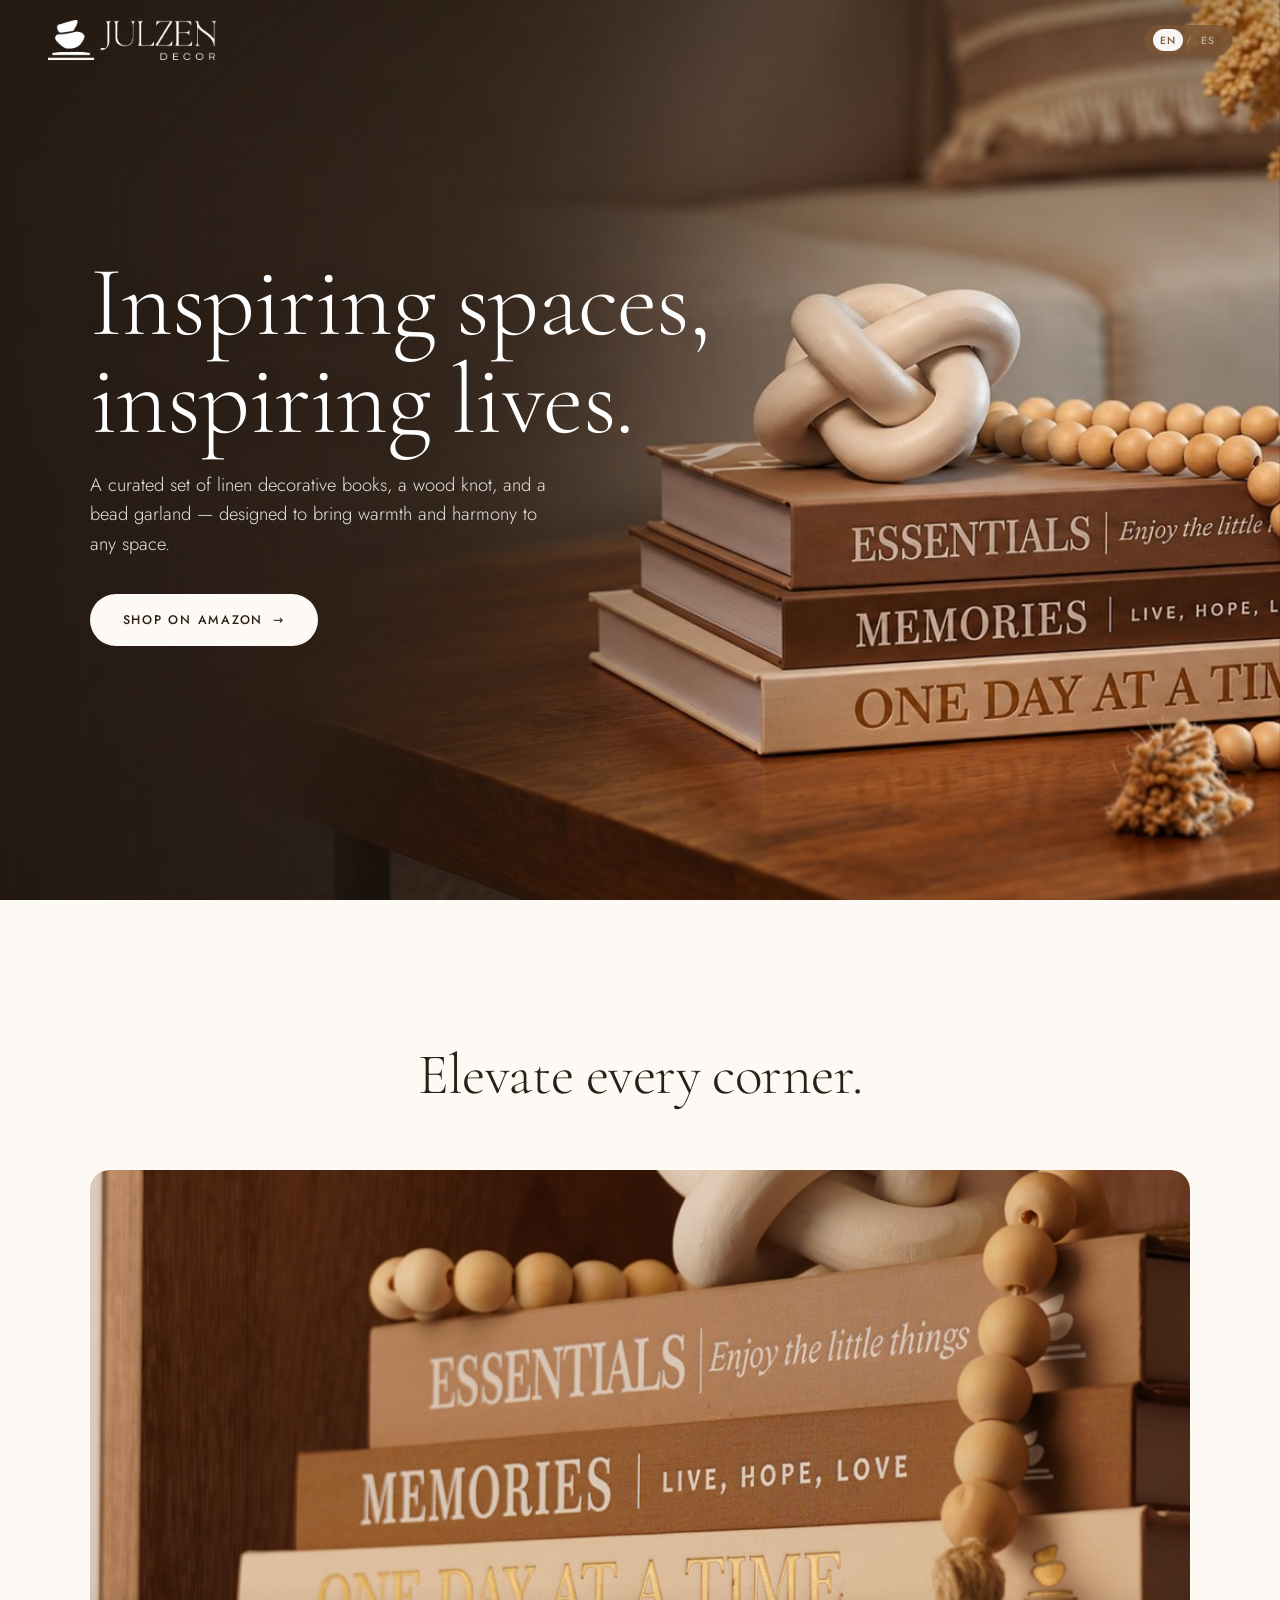
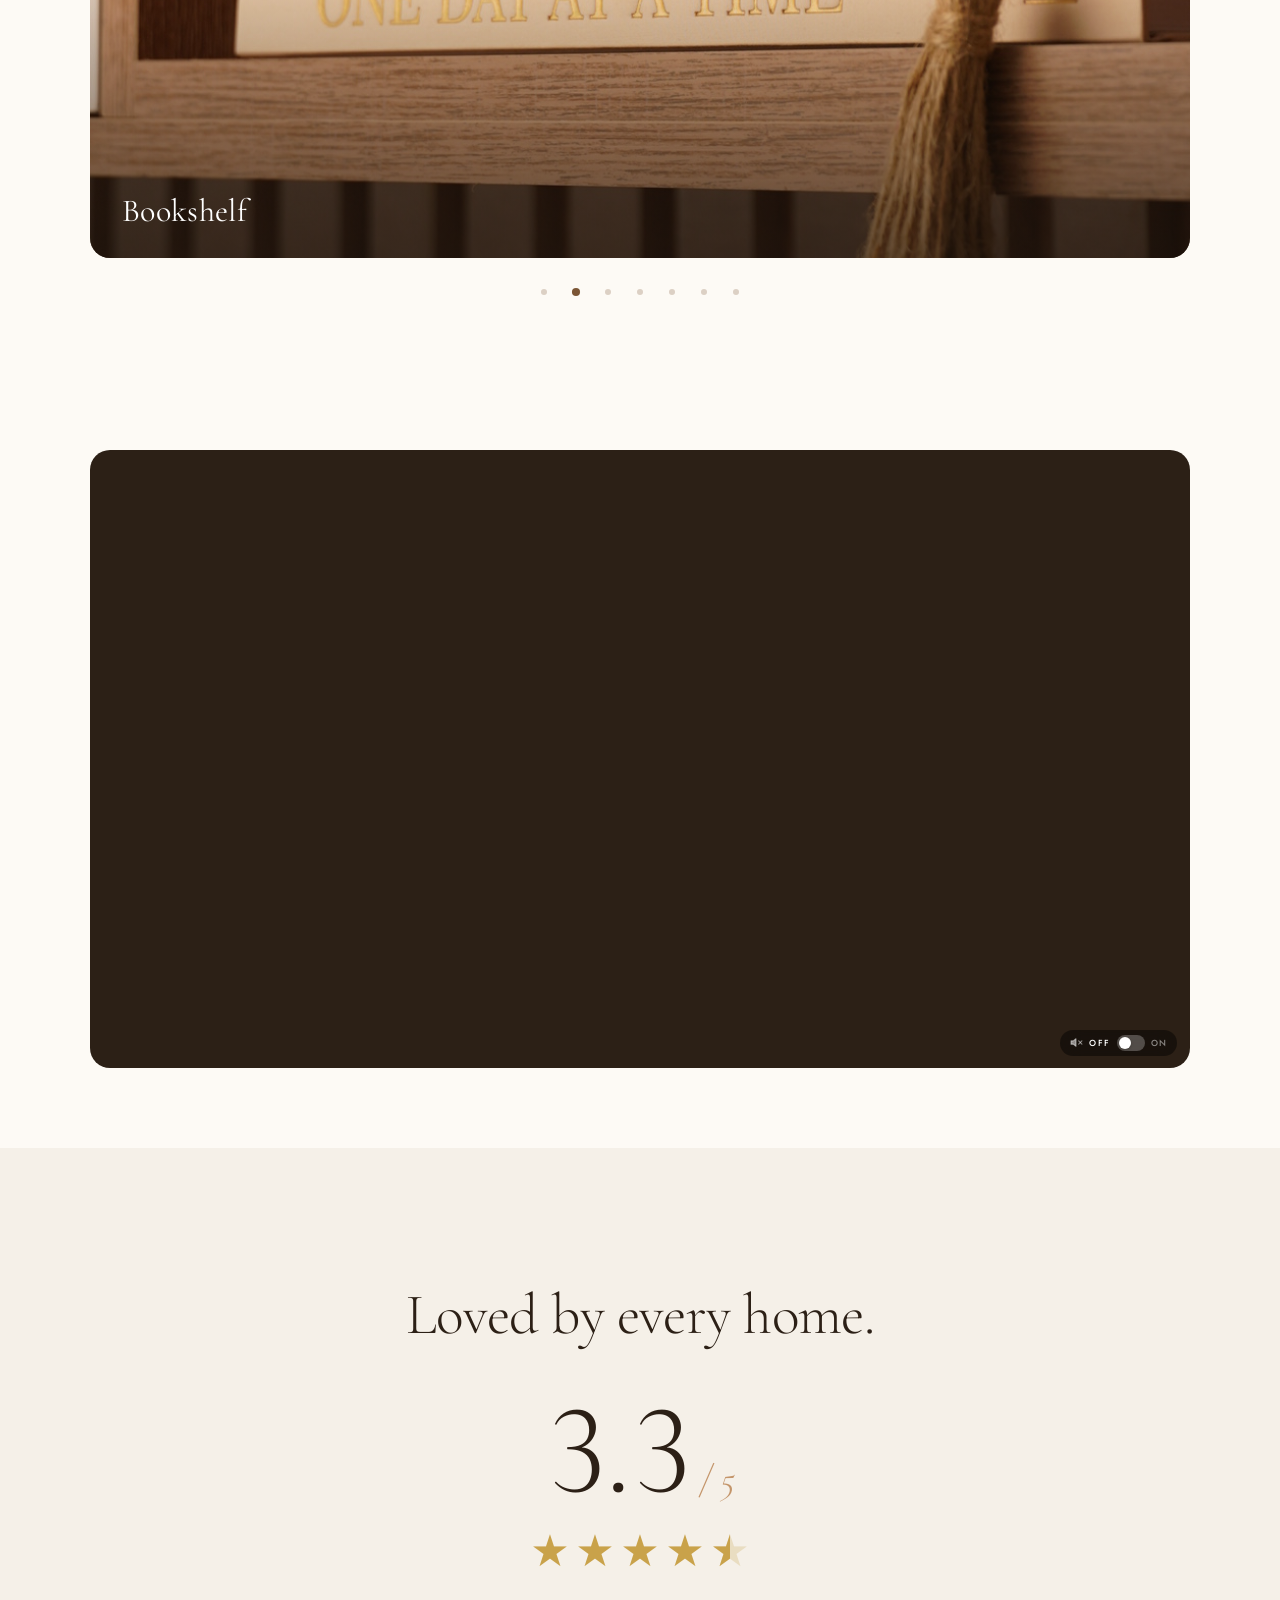
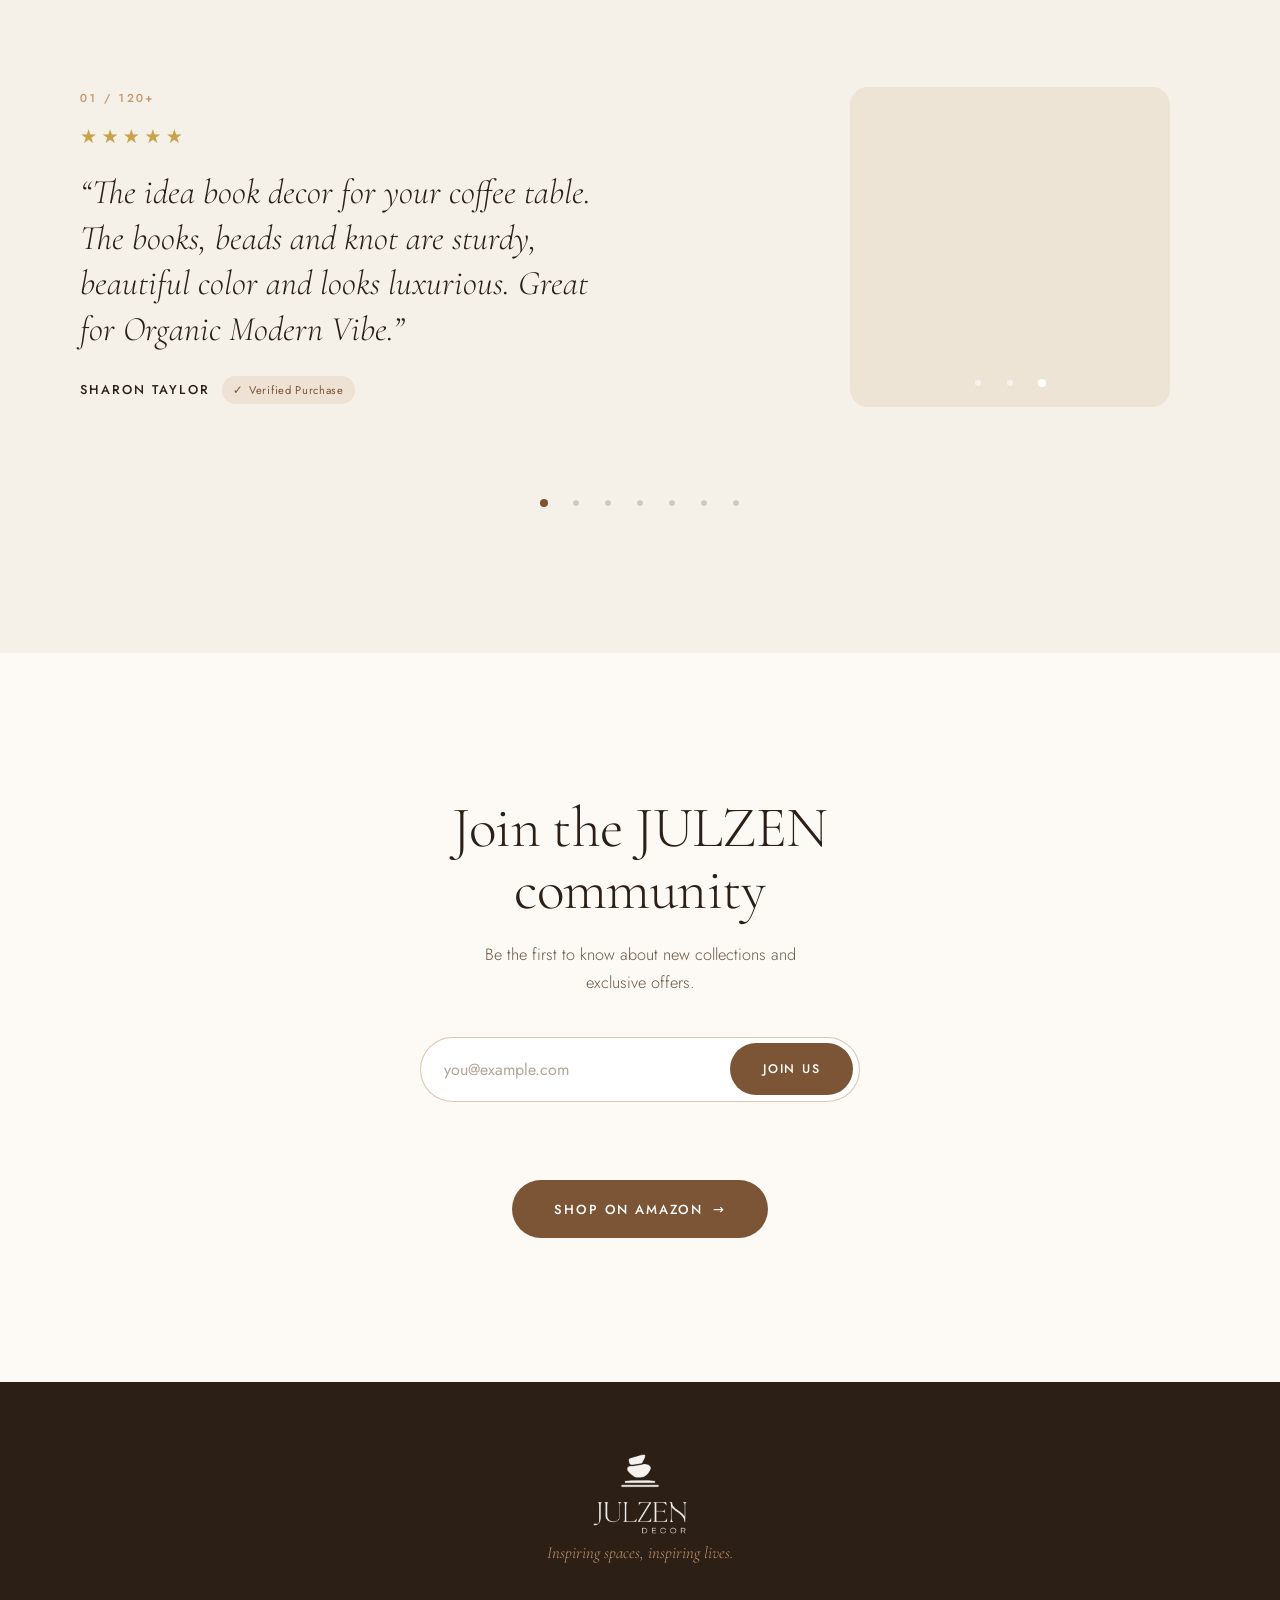
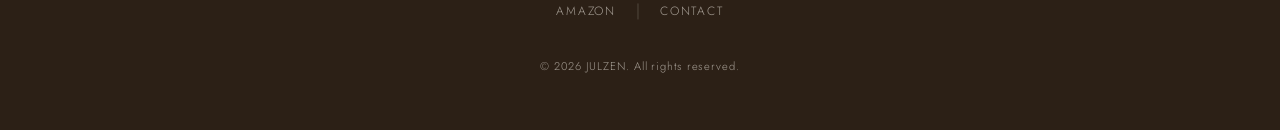
<file: index.html>
<!DOCTYPE html>
<html lang="en">
<head>
  <meta charset="UTF-8" />
  <meta name="viewport" content="width=device-width, initial-scale=1.0" />
  <title>JULZEN — The home that remembers</title>
  <meta name="description" content="Decorative books with hidden storage. Premium design meets invisible function." />
  <meta property="og:title" content="JULZEN — The home that remembers" />
  <meta property="og:description" content="Decorative books with hidden storage. Premium design meets invisible function." />
  <meta property="og:image" content="hero.jpg" />
  <meta name="theme-color" content="#FDFAF5" />
  <link rel="preconnect" href="https://fonts.googleapis.com" />
  <link rel="preconnect" href="https://fonts.gstatic.com" crossorigin />
  <link href="https://fonts.googleapis.com/css2?family=Cormorant+Garamond:ital,wght@0,300;0,400;0,600;1,300;1,400&family=Jost:wght@300;400;500&display=swap" rel="stylesheet" />
  <link rel="preload" as="image" href="hero-mobile.jpg" media="(max-width: 767px)" />
  <link rel="preload" as="image" href="hero.jpg" media="(min-width: 768px)" />
  <link rel="stylesheet" href="style.css" />
  <script>document.documentElement.classList.add('js');</script>
</head>
<body>

  <!-- NAV -->
  <header class="site-nav" id="nav">
    <a href="#top" class="logo" aria-label="JULZEN home"><img src="julzen-logo-nav.png?v=2" alt="JULZEN" style="height:40px;width:auto;"></a>
    <div class="lang-switch" role="button" tabindex="0" aria-label="Switch language" style="cursor:pointer;">
      <span class="lang-option lang-active">EN</span>
      <span class="lang-separator">/</span>
      <span class="lang-option">ES</span>
    </div>
  </header>

  <main id="top">

    <!-- HERO -->
    <section class="hero">
      <div class="hero-media" aria-hidden="true">
        <picture>
          <source media="(max-width: 767px)" srcset="hero-mobile.jpg" />
          <img src="hero.jpg" alt="" fetchpriority="high" />
        </picture>
      </div>
      <div class="hero-shade" aria-hidden="true"></div>
      <div class="hero-content">
        <h1 class="hero-title" data-i18n="hero-title">Inspiring spaces,<br>inspiring lives.</h1>
        <p class="hero-sub" data-i18n="hero-sub">A curated set of linen decorative books, a wood knot, and a bead garland — designed to bring warmth and harmony to any space.</p>
        <a href="https://www.amazon.com/dp/B0FD91PWK6" target="_blank" rel="noopener" class="btn btn-light hero-cta" data-i18n="hero-cta">
          Shop on Amazon <span class="btn-arrow" aria-hidden="true">→</span>
        </a>
      </div>
    </section>

    <!-- SPACES -->
    <section class="spaces" aria-labelledby="spaces-title">
      <h2 id="spaces-title" class="section-title reveal" data-i18n="spaces-title">Elevate every corner.</h2>
      <div class="scenes reveal" aria-roledescription="carousel" aria-label="JULZEN in every room" data-carousel="2000">
        <div class="scenes-track">
          <figure class="scene is-active" data-slide aria-roledescription="slide" aria-label="1 of 7">
            <img src="coffee-table-girls.jpg" alt="Two friends sharing coffee behind a JULZEN book stack on a coffee table" decoding="async" />
            <figcaption data-i18n="scene-1">Coffee Table</figcaption>
          </figure>
          <figure class="scene" data-slide aria-roledescription="slide" aria-label="2 of 7" aria-hidden="true">
            <img src="bookshelf-3.jpg" alt="JULZEN books with knot and bead garland on a wooden bookshelf" style="object-position: center 60%" loading="lazy" decoding="async" />
            <figcaption data-i18n="scene-2">Bookshelf</figcaption>
          </figure>
          <figure class="scene" data-slide aria-roledescription="slide" aria-label="3 of 7" aria-hidden="true">
            <img src="entryway.jpg" alt="JULZEN book set styled on an entryway console" style="object-position: center 65%" loading="lazy" decoding="async" />
            <figcaption data-i18n="scene-3">Entryway</figcaption>
          </figure>
          <figure class="scene" data-slide aria-roledescription="slide" aria-label="4 of 7" aria-hidden="true">
            <img src="console-tv.jpg" alt="JULZEN book stack on a wooden TV console table" loading="lazy" decoding="async" />
            <figcaption data-i18n="scene-4">TV Console Table</figcaption>
          </figure>
          <figure class="scene" data-slide aria-roledescription="slide" aria-label="5 of 7" aria-hidden="true">
            <img src="bookshelf.jpg" alt="JULZEN book stack on a light wood bookshelf" loading="lazy" decoding="async" />
            <figcaption data-i18n="scene-5">Bookshelf</figcaption>
          </figure>
          <figure class="scene" data-slide aria-roledescription="slide" aria-label="6 of 7" aria-hidden="true">
            <img src="night-stand.jpg" alt="JULZEN book set on a bedside night stand" loading="lazy" decoding="async" />
            <figcaption data-i18n="scene-6">Night Stand</figcaption>
          </figure>
          <figure class="scene" data-slide aria-roledescription="slide" aria-label="7 of 7" aria-hidden="true">
            <img src="coffee-table.jpg" alt="JULZEN book stack with knot and wood beads on a round coffee table" style="object-position: center 60%" loading="lazy" decoding="async" />
            <figcaption data-i18n="scene-7">Coffee Table</figcaption>
          </figure>
        </div>
        <div class="carousel-dots" role="group" aria-label="Choose scene">
          <button type="button" class="dot is-active" aria-label="Scene 1" aria-current="true"></button>
          <button type="button" class="dot" aria-label="Scene 2"></button>
          <button type="button" class="dot" aria-label="Scene 3"></button>
          <button type="button" class="dot" aria-label="Scene 4"></button>
          <button type="button" class="dot" aria-label="Scene 5"></button>
          <button type="button" class="dot" aria-label="Scene 6"></button>
          <button type="button" class="dot" aria-label="Scene 7"></button>
        </div>
      </div>
    </section>

    <!-- VIDEO -->
    <section class="video-showcase" aria-labelledby="video-title">
      <div class="video-wrap reveal">
        <video class="showcase-video" muted autoplay loop playsinline preload="metadata">
          <source src="JULZEN_VideoADS.MP4" type="video/mp4" />
        </video>
        <div class="video-sound-toggle" role="switch" aria-checked="false" tabindex="0" aria-label="Video sound">
          <span class="sound-icon" aria-hidden="true">
            <svg viewBox="0 0 24 24" fill="none" stroke="currentColor" stroke-width="2" stroke-linecap="round" stroke-linejoin="round">
              <path d="M11 5 6 9H2v6h4l5 4V5z" fill="currentColor" />
              <g class="si-mute"><line x1="22" y1="9" x2="16" y2="15" /><line x1="16" y1="9" x2="22" y2="15" /></g>
              <g class="si-waves"><path d="M15.5 8.5a5 5 0 0 1 0 7" /><path d="M19 5a10 10 0 0 1 0 14" /></g>
            </svg>
          </span>
          <span class="sound-label sound-off-label">OFF</span>
          <div class="sound-switch">
            <div class="sound-knob"></div>
          </div>
          <span class="sound-label sound-on-label">ON</span>
        </div>
      </div>
    </section>

    <!-- REVIEWS -->
    <section class="reviews" aria-labelledby="reviews-title">
      <h2 id="reviews-title" class="section-title reveal" data-i18n="reviews-title">Loved by every home.</h2>

      <div class="rating reveal" style="--i:1" role="img" aria-label="Rated 4.5 out of 5 stars" data-rating="4.5">
        <p class="rating-score" aria-hidden="true">
          <span class="rating-value" data-rating-value>4.5</span><span class="rating-max">/ 5</span>
        </p>
        <div class="rating-stars" aria-hidden="true">
          <span class="rstar" style="--s:0">★</span><span class="rstar" style="--s:1">★</span><span class="rstar" style="--s:2">★</span><span class="rstar" style="--s:3">★</span><span class="rstar rstar-half" style="--s:4">★</span>
        </div>
      </div>

      <!-- REVIEWS CAROUSEL: one review at a time, rotating every 3s -->
      <div class="rv-list reveal" style="--i:2" data-rv-carousel>
        <article class="rv rv-active">
          <div class="rv-text">
            <span class="rv-index">01 / 120+</span>
            <div class="rv-stars" role="img" aria-label="5 out of 5 stars">★★★★★</div>
            <blockquote data-i18n="rv-quote-1">“The idea book decor for your coffee table. The books, beads and knot are sturdy, beautiful color and looks luxurious. Great for Organic Modern Vibe.”</blockquote>
            <p class="rv-meta"><span class="rv-name">Sharon Taylor</span><span class="verified" data-i18n="verified">Verified Purchase</span></p>
          </div>
          <div class="rv-media" aria-roledescription="carousel" aria-label="Photos from Sharon Taylor" data-carousel="1000">
            <img class="rv-slide is-active" data-slide src="review-1.jpg" style="object-position: center 40%" alt="Customer photo from Sharon Taylor (1 of 3)" loading="lazy" decoding="async" />
            <img class="rv-slide" data-slide src="review-1-2.jpg" style="object-position: center center" alt="Customer photo from Sharon Taylor (2 of 3)" loading="lazy" decoding="async" />
            <img class="rv-slide" data-slide src="review-1-3.jpg" style="object-position: center center" alt="Customer photo from Sharon Taylor (3 of 3)" loading="lazy" decoding="async" />
            <div class="carousel-dots rv-dots" role="group" aria-label="Choose photo">
              <button type="button" class="dot is-active" aria-label="Photo 1" aria-current="true"></button>
              <button type="button" class="dot" aria-label="Photo 2"></button>
              <button type="button" class="dot" aria-label="Photo 3"></button>
            </div>
          </div>
        </article>

        <article class="rv">
          <div class="rv-text">
            <span class="rv-index">02 / 120+</span>
            <div class="rv-stars" role="img" aria-label="5 out of 5 stars">★★★★★</div>
            <blockquote data-i18n="rv-quote-2">“Excellent for interior design idea.”</blockquote>
            <p class="rv-meta"><span class="rv-name">Marlon Lee</span><span class="verified" data-i18n="verified">Verified Purchase</span></p>
          </div>
          <div class="rv-media">
            <img src="review-2.jpg" style="object-position: center 60%" alt="Customer photo from Marlon Lee: JULZEN books on a TV console" loading="lazy" decoding="async" />
          </div>
        </article>

        <article class="rv">
          <div class="rv-text">
            <span class="rv-index">03 / 120+</span>
            <div class="rv-stars" role="img" aria-label="5 out of 5 stars">★★★★★</div>
            <blockquote data-i18n="rv-quote-3">“Beautiful! Excellent quality and beautifully crafted. The set includes three decorative books, a stylish wood knot, and a lovely bead garland. Every piece looks well made and complements the others perfectly. Highly recommend 100%!”</blockquote>
            <p class="rv-meta"><span class="rv-name">Edwin</span><span class="verified" data-i18n="verified">Verified Purchase</span></p>
          </div>
          <div class="rv-media">
            <img src="review-3.jpg" style="object-position: center center" alt="Customer photo from Edwin" loading="lazy" decoding="async" />
          </div>
        </article>

        <article class="rv">
          <div class="rv-text">
            <span class="rv-index">04 / 120+</span>
            <div class="rv-stars" role="img" aria-label="5 out of 5 stars">★★★★★</div>
            <blockquote data-i18n="rv-quote-4">“I love these books and book covers. It looks great in my China hutch and the decor look I was going for. I recommend purchasing this product.”</blockquote>
            <p class="rv-meta"><span class="rv-name">Debra</span><span class="verified" data-i18n="verified">Verified Purchase</span></p>
          </div>
          <div class="rv-media">
            <img src="review-4.jpg" style="object-position: center 40%" alt="Customer photo from Debra: JULZEN books in a China hutch" loading="lazy" decoding="async" />
          </div>
        </article>

        <article class="rv">
          <div class="rv-text">
            <span class="rv-index">05 / 120+</span>
            <div class="rv-stars" role="img" aria-label="4 out of 5 stars">★★★★<span class="rv-star-off">★</span></div>
            <blockquote data-i18n="rv-quote-5">“This set decorates beautifully and the colors are just gorgeous. Everything feels high quality and well made. The smallest book is perfect for storing TV remotes, which I love.”</blockquote>
            <p class="rv-meta"><span class="rv-name">Ysantiago</span><span class="verified" data-i18n="verified">Verified Purchase</span></p>
          </div>
          <div class="rv-media">
            <img src="review-5.jpg" style="object-position: center center" alt="Customer photo from Ysantiago: JULZEN books and knot on a shelf" loading="lazy" decoding="async" />
          </div>
        </article>

        <article class="rv">
          <div class="rv-text">
            <span class="rv-index">06 / 120+</span>
            <div class="rv-stars" role="img" aria-label="5 out of 5 stars">★★★★★</div>
            <blockquote data-i18n="rv-quote-6">“I couldn't be happier with the decoration result on my table. Too beautiful.”</blockquote>
            <p class="rv-meta"><span class="rv-name">Aida</span><span class="verified" data-i18n="verified">Verified Purchase</span></p>
          </div>
          <div class="rv-media" aria-roledescription="carousel" aria-label="Photos from Aida" data-carousel="1000">
            <img class="rv-slide is-active" data-slide src="review-6.jpg" style="object-position: center center" alt="Customer photo from Aida (1 of 2)" loading="lazy" decoding="async" />
            <img class="rv-slide" data-slide src="review-6-1.jpg" style="object-position: center center" alt="Customer photo from Aida (2 of 2)" loading="lazy" decoding="async" />
            <div class="carousel-dots rv-dots" role="group" aria-label="Choose photo">
              <button type="button" class="dot is-active" aria-label="Photo 1" aria-current="true"></button>
              <button type="button" class="dot" aria-label="Photo 2"></button>
            </div>
          </div>
        </article>

        <article class="rv rv-cta-slide">
          <div class="rv-cta-content">
            <p class="rv-cta-text">Want to see what our customers are saying?</p>
            <a href="https://www.amazon.com/JULZEN-Linen-Decorative-Books-Decor/dp/B0FD91PWK6/ref=cm_cr_arp_d_product_top?ie=UTF8#averageCustomerReviewsAnchor" target="_blank" rel="noopener" class="btn btn-dark btn-lg">
              See All Reviews <span class="btn-arrow" aria-hidden="true">→</span>
            </a>
          </div>
        </article>

        <!-- Review carousel dots -->
        <div class="carousel-dots rv-carousel-dots" role="group" aria-label="Choose review">
          <button type="button" class="dot is-active" aria-label="Review 1" aria-current="true"></button>
          <button type="button" class="dot" aria-label="Review 2"></button>
          <button type="button" class="dot" aria-label="Review 3"></button>
          <button type="button" class="dot" aria-label="Review 4"></button>
          <button type="button" class="dot" aria-label="Review 5"></button>
          <button type="button" class="dot" aria-label="Review 6"></button>
          <button type="button" class="dot" aria-label="See all reviews"></button>
        </div>
      </div>
    </section>

    <!-- JOIN -->
    <section class="join" id="join" aria-labelledby="join-title">
      <div class="join-inner">
        <h2 id="join-title" class="section-title reveal" data-i18n="join-title">Join the JULZEN community</h2>
        <p class="join-sub reveal" style="--i:1" data-i18n="join-sub">Be the first to know about new collections and exclusive offers.</p>
        <form action="https://formspree.io/f/mgoqwkvl" method="POST" class="join-form reveal" style="--i:2" data-join-form>
          <label for="join-email" class="sr-only">Email address</label>
          <input id="join-email" type="email" name="email" placeholder="you@example.com" autocomplete="email" required />
          <button type="submit" class="btn btn-dark" data-i18n="join-btn">Join Us</button>
        </form>
        <p class="join-status" role="status" aria-live="polite" data-join-status></p>
        <div class="reveal" style="--i:3">
          <a href="https://www.amazon.com/dp/B0FD91PWK6" target="_blank" rel="noopener" class="btn btn-dark btn-lg" data-i18n="shop-amazon">
            Shop on Amazon <span class="btn-arrow" aria-hidden="true">→</span>
          </a>
        </div>
      </div>
    </section>

  </main>

  <!-- FOOTER -->
  <footer>
    <div class="footer-inner">
      <div class="footer-logo"><img src="julzen-logo-footer.png" alt="JULZEN DECOR" style="height:80px;width:auto;"></div>
      <p class="footer-tagline" data-i18n="footer-tagline">Inspiring spaces, inspiring lives.</p>
      <div class="footer-links">
        <a href="https://www.amazon.com/dp/B0FD91PWK6" target="_blank" rel="noopener" data-i18n="footer-amazon">Amazon</a>
        <span aria-hidden="true">|</span>
        <a href="mailto:support@julzenliving.com" data-i18n="footer-contact">Contact</a>
      </div>
      <p class="footer-copy">© 2026 JULZEN. All rights reserved.</p>
    </div>
  </footer>

  <script>
  (function () {
    var reduceMotion = window.matchMedia('(prefers-reduced-motion: reduce)').matches;

    // Nav: solid background once the hero scrolls away
    var nav = document.getElementById('nav');
    var onScroll = function () { nav.classList.toggle('is-scrolled', window.scrollY > 40); };
    onScroll();
    window.addEventListener('scroll', onScroll, { passive: true });

    // Reveal on scroll
    var revealEls = document.querySelectorAll('.reveal');
    if ('IntersectionObserver' in window) {
      var io = new IntersectionObserver(function (entries) {
        entries.forEach(function (entry) {
          if (entry.isIntersecting) {
            entry.target.classList.add('is-visible');
            io.unobserve(entry.target);
          }
        });
      }, { rootMargin: '0px 0px -10% 0px', threshold: 0.1 });
      revealEls.forEach(function (el) { io.observe(el); });
    } else {
      revealEls.forEach(function (el) { el.classList.add('is-visible'); });
    }

    // Rating: count up to the score once the block scrolls into view
    var rating = document.querySelector("[data-rating]");
    if (rating) {
      var valueEl = rating.querySelector("[data-rating-value]");
      var target = parseFloat(rating.getAttribute("data-rating"));
      if (!reduceMotion && "IntersectionObserver" in window) {
        valueEl.textContent = "0.0";
        rating.classList.add("is-pending");
        var ratingIO = new IntersectionObserver(function (entries) {
          if (!entries[0].isIntersecting) return;
          ratingIO.disconnect();
          rating.classList.remove("is-pending");
          var duration = 1600, t0 = null;
          var tick = function (now) {
            if (t0 === null) t0 = now;
            var p = Math.min((now - t0) / duration, 1);
            var eased = 1 - Math.pow(1 - p, 3);
            valueEl.textContent = (target * eased).toFixed(1);
            if (p < 1) requestAnimationFrame(tick);
          };
          requestAnimationFrame(tick);
        }, { threshold: 0.6 });
        ratingIO.observe(rating);
      }
    }

    // Mini-carousels (scenes + review photos): crossfade on an interval
    document.querySelectorAll("[data-carousel]").forEach(function (carousel) {
      var slides = carousel.querySelectorAll("[data-slide]");
      var dots = carousel.querySelectorAll(".dot");
      var interval = parseInt(carousel.getAttribute("data-carousel"), 10) || 4000;
      var current = 0, timer = null, paused = false;

      var show = function (index) {
        slides[current].classList.remove("is-active");
        slides[current].setAttribute("aria-hidden", "true");
        if (dots[current]) {
          dots[current].classList.remove("is-active");
          dots[current].removeAttribute("aria-current");
        }
        current = (index + slides.length) % slides.length;
        slides[current].classList.add("is-active");
        slides[current].removeAttribute("aria-hidden");
        if (dots[current]) {
          dots[current].classList.add("is-active");
          dots[current].setAttribute("aria-current", "true");
        }
      };
      var stop = function () { clearInterval(timer); timer = null; };
      var start = function () {
        stop();
        if (!paused && !document.hidden && !reduceMotion) timer = setInterval(function () { show(current + 1); }, interval);
      };

      dots.forEach(function (dot, i) {
        dot.addEventListener("click", function () { show(i); start(); });
      });

      // Swipe: more than 50px sideways (and more sideways than vertical) changes slide
      var startX = 0, startY = 0;
      carousel.addEventListener("touchstart", function (e) {
        startX = e.changedTouches[0].screenX;
        startY = e.changedTouches[0].screenY;
      }, { passive: true });
      carousel.addEventListener("touchend", function (e) {
        var diff = e.changedTouches[0].screenX - startX;
        var diffY = e.changedTouches[0].screenY - startY;
        if (Math.abs(diff) > 50 && Math.abs(diff) > Math.abs(diffY)) {
          show(current + (diff < 0 ? 1 : -1));
          start();
          // A photo carousel inside a review handles its own swipe; don't also flip the review
          e.stopPropagation();
        }
      }, { passive: true });
      carousel.addEventListener("mouseenter", function () { paused = true; stop(); });
      carousel.addEventListener("mouseleave", function () { paused = false; start(); });
      carousel.addEventListener("focusin", function () { paused = true; stop(); });
      carousel.addEventListener("focusout", function () { paused = false; start(); });
      document.addEventListener("visibilitychange", start);
      start();
    });

    // REVIEWS CAROUSEL: one review visible at a time, crossfade every 3 seconds
    var rvContainer = document.querySelector("[data-rv-carousel]");
    if (rvContainer) {
      var reviews = rvContainer.querySelectorAll(".rv");
      var rvDots = rvContainer.querySelectorAll(".rv-carousel-dots .dot");
      var rvCurrent = 0, rvTimer = null, rvPaused = false;

      var showReview = function (index) {
        reviews[rvCurrent].classList.remove("rv-active");
        if (rvDots[rvCurrent]) {
          rvDots[rvCurrent].classList.remove("is-active");
          rvDots[rvCurrent].removeAttribute("aria-current");
        }
        rvCurrent = (index + reviews.length) % reviews.length;
        reviews[rvCurrent].classList.add("rv-active");
        if (rvDots[rvCurrent]) {
          rvDots[rvCurrent].classList.add("is-active");
          rvDots[rvCurrent].setAttribute("aria-current", "true");
        }
      };
      var rvStop = function () { clearInterval(rvTimer); rvTimer = null; };
      var rvStart = function () {
        rvStop();
        if (!rvPaused && !document.hidden && !reduceMotion)
          rvTimer = setInterval(function () { showReview(rvCurrent + 1); }, 3000);
      };

      rvDots.forEach(function (dot, i) {
        dot.addEventListener("click", function () { showReview(i); rvStart(); });
      });

      var rvStartX = 0, rvStartY = 0;
      rvContainer.addEventListener("touchstart", function (e) {
        rvStartX = e.changedTouches[0].screenX;
        rvStartY = e.changedTouches[0].screenY;
      }, { passive: true });
      rvContainer.addEventListener("touchend", function (e) {
        var diff = e.changedTouches[0].screenX - rvStartX;
        var diffY = e.changedTouches[0].screenY - rvStartY;
        if (Math.abs(diff) > 50 && Math.abs(diff) > Math.abs(diffY)) {
          showReview(rvCurrent + (diff < 0 ? 1 : -1));
          rvStart();
        }
      }, { passive: true });
      rvContainer.addEventListener("mouseenter", function () { rvPaused = true; rvStop(); });
      rvContainer.addEventListener("mouseleave", function () { rvPaused = false; rvStart(); });
      rvContainer.addEventListener("focusin", function () { rvPaused = true; rvStop(); });
      rvContainer.addEventListener("focusout", function () { rvPaused = false; rvStart(); });
      document.addEventListener("visibilitychange", rvStart);
      rvStart();
    }

    // Email form: submit in place, fall back to normal POST
    var form = document.querySelector('[data-join-form]');
    var status = document.querySelector('[data-join-status]');
    if (form && window.fetch) {
      form.addEventListener('submit', function (e) {
        e.preventDefault();
        var button = form.querySelector('button');
        button.disabled = true;
        status.textContent = '';
        fetch(form.action, { method: 'POST', body: new FormData(form), headers: { Accept: 'application/json' } })
          .then(function (res) {
            if (!res.ok) throw new Error();
            form.reset();
            form.classList.add('is-done');
            status.textContent = 'Welcome to JULZEN. Check your inbox soon.';
          })
          .catch(function () {
            status.textContent = 'Something went wrong. Please try again.';
          })
          .then(function () { button.disabled = false; });
      });
    }
    // Video showcase: autoplay muted, tap to toggle sound
    var videoWrap = document.querySelector('.video-wrap');
    if (videoWrap) {
      var video = videoWrap.querySelector('.showcase-video');

      // Autoplay muted when scrolled into view
      if ('IntersectionObserver' in window) {
        var vidIO = new IntersectionObserver(function (entries) {
          entries.forEach(function (e) {
            if (e.isIntersecting) {
              video.play();
            } else {
              video.pause();
            }
          });
        }, { threshold: 0.3 });
        vidIO.observe(videoWrap);
      }

      // Loop the video
      video.loop = true;

      // Video sound toggle
      var soundToggle = document.querySelector('.video-sound-toggle');
      if (soundToggle && video) {
        var soundSwitch = soundToggle.querySelector('.sound-switch');
        var offLabel = soundToggle.querySelector('.sound-off-label');
        var onLabel = soundToggle.querySelector('.sound-on-label');
        offLabel.classList.add('is-active');

        var toggleSound = function () {
          video.muted = !video.muted;
          soundSwitch.classList.toggle('is-on', !video.muted);
          soundToggle.classList.toggle('is-unmuted', !video.muted);
          offLabel.classList.toggle('is-active', video.muted);
          onLabel.classList.toggle('is-active', !video.muted);
          soundToggle.setAttribute('aria-checked', String(!video.muted));
        };
        soundToggle.addEventListener('click', function (e) {
          e.stopPropagation();
          toggleSound();
        });
        // role="switch": Enter and Space work like a click
        soundToggle.addEventListener('keydown', function (e) {
          if (e.key === 'Enter' || e.key === ' ') {
            e.preventDefault();
            toggleSound();
          }
        });
      }
    }

    // Language switch EN/ES
    var translations = {
      'hero-title': {
        en: 'Inspiring spaces,<br>inspiring lives.',
        es: 'Espacios que inspiran,<br>vidas que inspiran.'
      },
      'hero-sub': {
        en: 'A curated set of linen decorative books, a wood knot, and a bead garland — designed to bring warmth and harmony to any space.',
        es: 'Un set curado de libros decorativos de lino, un nudo de madera y una guirnalda de cuentas — diseñado para llevar calidez y armonía a cualquier espacio.'
      },
      'hero-cta': {
        en: 'Shop on Amazon',
        es: 'Comprar en Amazon'
      },
      'spaces-title': {
        en: 'Elevate every corner.',
        es: 'Eleva cada rincón.'
      },
      'scene-1': { en: 'Coffee Table', es: 'Mesa de Centro' },
      'scene-2': { en: 'Bookshelf', es: 'Estantería' },
      'scene-3': { en: 'Entryway', es: 'Entrada' },
      'scene-4': { en: 'TV Console Table', es: 'Mesa de TV' },
      'scene-5': { en: 'Bookshelf', es: 'Estantería' },
      'scene-6': { en: 'Night Stand', es: 'Mesa de Noche' },
      'scene-7': { en: 'Coffee Table', es: 'Mesa de Centro' },
      'reviews-title': {
        en: 'Loved by every home.',
        es: 'Amado por cada hogar.'
      },
      'rv-quote-1': {
        en: '“The idea book decor for your coffee table. The books, beads and knot are sturdy, beautiful color and looks luxurious. Great for Organic Modern Vibe.”',
        es: '“La decoración ideal para tu mesa de centro. Los libros, las cuentas y el nudo son resistentes, de un color hermoso y se ven lujosos. Perfecto para un estilo Orgánico Moderno.”'
      },
      'rv-quote-2': {
        en: '“Excellent for interior design idea.”',
        es: '“Excelente idea para diseño de interiores.”'
      },
      'rv-quote-3': {
        en: '“Beautiful! Excellent quality and beautifully crafted. The set includes three decorative books, a stylish wood knot, and a lovely bead garland. Every piece looks well made and complements the others perfectly. Highly recommend 100%!”',
        es: '“¡Hermoso! Excelente calidad y bellamente elaborado. El set incluye tres libros decorativos, un elegante nudo de madera y una hermosa guirnalda de cuentas. Cada pieza se ve bien hecha y complementa perfectamente a las demás. ¡Lo recomiendo al 100%!”'
      },
      'rv-quote-4': {
        en: '“I love these books and book covers. It looks great in my China hutch and the decor look I was going for. I recommend purchasing this product.”',
        es: '“Me encantan estos libros y sus portadas. Se ven geniales en mi vitrina y logran el look decorativo que buscaba. Recomiendo comprar este producto.”'
      },
      'rv-quote-5': {
        en: '“This set decorates beautifully and the colors are just gorgeous. Everything feels high quality and well made. The smallest book is perfect for storing TV remotes, which I love.”',
        es: '“Este set decora hermosamente y los colores son preciosos. Todo se siente de alta calidad y bien hecho. El libro más pequeño es perfecto para guardar los controles del TV, ¡me encanta!”'
      },
      'rv-quote-6': {
        en: '“I couldn\'t be happier with the decoration result on my table. Too beautiful.”',
        es: '“No puedo estar más feliz con el resultado de decoración a mi mesa. Demasiado hermoso.”'
      },
      'verified': {
        en: 'Verified Purchase',
        es: 'Compra Verificada'
      },
      'join-title': {
        en: 'Join the JULZEN community',
        es: 'Únete a la comunidad JULZEN'
      },
      'join-sub': {
        en: 'Be the first to know about new collections and exclusive offers.',
        es: 'Sé el primero en conocer nuevas colecciones y ofertas exclusivas.'
      },
      'join-btn': {
        en: 'Join Us',
        es: 'Únete'
      },
      'shop-amazon': {
        en: 'Shop on Amazon',
        es: 'Comprar en Amazon'
      },
      'footer-tagline': {
        en: 'Inspiring spaces, inspiring lives.',
        es: 'Espacios que inspiran, vidas que inspiran.'
      },
      'footer-amazon': { en: 'Amazon', es: 'Amazon' },
      'footer-contact': { en: 'Contact', es: 'Contacto' }
    };

    var currentLang = 'en';
    var langSwitch = document.querySelector('.lang-switch');
    if (langSwitch) {
      var langOptions = langSwitch.querySelectorAll('.lang-option');

      var setLang = function (lang) {
        currentLang = lang;
        document.documentElement.setAttribute('lang', lang);
        langOptions.forEach(function (opt) {
          opt.classList.toggle('lang-active', opt.textContent.trim().toLowerCase() === lang);
        });
        // Update all translatable elements
        document.querySelectorAll('[data-i18n]').forEach(function (el) {
          var key = el.getAttribute('data-i18n');
          if (translations[key] && translations[key][lang]) {
            // Preserve the arrow span in buttons
            var arrow = el.querySelector('.btn-arrow');
            if (arrow) {
              el.innerHTML = translations[key][lang] + ' ' + arrow.outerHTML;
            } else {
              el.innerHTML = translations[key][lang];
            }
          }
        });
        try { localStorage.setItem('julzen-lang', lang); } catch (e) {}
      };

      langSwitch.addEventListener('click', function () {
        setLang(currentLang === 'en' ? 'es' : 'en');
      });
      // role="button": Enter and Space work like a click
      langSwitch.addEventListener('keydown', function (e) {
        if (e.key === 'Enter' || e.key === ' ') {
          e.preventDefault();
          setLang(currentLang === 'en' ? 'es' : 'en');
        }
      });

      // Check saved preference
      try {
        var saved = localStorage.getItem('julzen-lang');
        if (saved === 'es') setLang('es');
      } catch (e) {}
    }
  })();
  </script>
</body>
</html>
</file>
<file: style.css>
/* ===== VARIABLES ===== */
:root {
  --brown:      #7B5535;
  --camel:      #C4956A;
  --cream:      #F5F0E8;
  --sand:       #EDE4D6;
  --warm-white: #FDFAF5;
  --dark:       #2C2016;
  --mid:        #6B5744;
  --gold:       #C9A24A;
  --font-serif: 'Cormorant Garamond', Georgia, serif;
  --font-sans:  'Jost', system-ui, sans-serif;

  --ease-out:    cubic-bezier(0.23, 1, 0.32, 1);
  --ease-in-out: cubic-bezier(0.77, 0, 0.175, 1);
  --gutter: clamp(1.25rem, 5vw, 3rem);
}

/* ===== RESET ===== */
*, *::before, *::after { box-sizing: border-box; margin: 0; padding: 0; }
html { scroll-behavior: smooth; -webkit-text-size-adjust: 100%; }
body {
  background: var(--warm-white); color: var(--dark);
  font-family: var(--font-sans); font-weight: 300;
  -webkit-font-smoothing: antialiased; -moz-osx-font-smoothing: grayscale;
  -webkit-tap-highlight-color: transparent;
}
img { display: block; width: 100%; height: 100%; object-fit: cover; }
a { text-decoration: none; color: inherit; }
button { font: inherit; }
.sr-only {
  position: absolute; width: 1px; height: 1px; padding: 0; margin: -1px;
  overflow: hidden; clip: rect(0 0 0 0); white-space: nowrap; border: 0;
}
:focus-visible { outline: 2px solid var(--camel); outline-offset: 3px; }

/* ===== SHARED ===== */
.logo {
  font-family: var(--font-serif); font-size: 1.5rem; font-weight: 600;
  letter-spacing: 0.25em; color: var(--dark);
}
.label {
  display: block;
  font-family: var(--font-sans); font-size: 0.7rem; font-weight: 500;
  letter-spacing: 0.2em; text-transform: uppercase;
  color: var(--camel); margin-bottom: 1rem;
}
.section-title {
  font-family: var(--font-serif); font-weight: 300;
  font-size: clamp(2.1rem, 5.5vw, 3.6rem); line-height: 1.08;
  letter-spacing: -0.01em; text-align: center; color: var(--dark);
  text-wrap: balance;
}

/* ===== BUTTONS ===== */
.btn {
  display: inline-flex; align-items: center; justify-content: center; gap: 0.6rem;
  padding: 1rem 2rem; border: 1px solid transparent; border-radius: 999px;
  font-family: var(--font-sans); font-size: 0.78rem; font-weight: 500;
  letter-spacing: 0.14em; text-transform: uppercase;
  cursor: pointer; user-select: none;
  transition:
    transform 160ms var(--ease-out),
    background-color 200ms ease,
    color 200ms ease,
    border-color 200ms ease;
}
.btn:active { transform: scale(0.97); }
.btn-arrow { display: inline-block; transition: transform 200ms var(--ease-out); }

.btn-dark { background: var(--brown); color: #fff; }
.btn-light { background: var(--warm-white); color: var(--dark); }
.btn-lg { padding: 1.15rem 2.6rem; font-size: 0.82rem; }

@media (hover: hover) and (pointer: fine) {
  .btn-dark:hover { background: var(--dark); }
  .btn-light:hover { background: #fff; }
  .btn:hover .btn-arrow { transform: translateX(3px); }
}

/* ===== NAV ===== */
.site-nav {
  position: fixed; top: 0; left: 0; right: 0; z-index: 100;
  display: flex; align-items: center; justify-content: space-between;
  padding: 1.25rem var(--gutter);
  padding-top: max(1.25rem, env(safe-area-inset-top));
  color: #fff;
  transition: background-color 300ms ease, color 300ms ease, box-shadow 300ms ease;
}
.site-nav .logo { color: inherit; font-size: 1.35rem; }
.logo img { display: block; }
.site-nav .logo img { filter: brightness(0) invert(1); transition: filter 300ms ease; }
.site-nav.is-scrolled .logo img { filter: none; }
.nav-lang {
  font-size: 0.72rem; font-weight: 500; letter-spacing: 0.18em;
  padding: 0.4rem 0.2rem; opacity: 0.85;
  transition: opacity 200ms ease;
}
.site-nav.is-scrolled {
  background: rgba(253, 250, 245, 0.82);
  -webkit-backdrop-filter: saturate(160%) blur(16px);
  backdrop-filter: saturate(160%) blur(16px);
  color: var(--dark);
  box-shadow: 0 1px 0 rgba(196, 149, 106, 0.2);
}
@media (hover: hover) and (pointer: fine) {
  .nav-lang:hover { opacity: 1; }
}

/* Language switch (visual only for now; Spanish version coming) */
.lang-switch {
  display: flex;
  align-items: center;
  gap: 0.15rem;
  background: rgba(123, 85, 53, 0.85);
  padding: 0.3rem 0.6rem;
  border-radius: 999px;
  font-size: 0.65rem;
  font-weight: 500;
  letter-spacing: 0.15em;
  cursor: pointer;
  user-select: none;
}
.lang-option {
  padding: 0.2rem 0.4rem;
  border-radius: 999px;
  color: rgba(255,255,255,0.5);
  transition: background 200ms ease, color 200ms ease;
}
.lang-option.lang-active {
  background: rgba(255,255,255,0.95);
  color: var(--brown);
}
.lang-separator {
  color: rgba(255,255,255,0.3);
  font-size: 0.6rem;
}

/* Cuando el nav tiene fondo claro (scrolled) */
.site-nav.is-scrolled .lang-switch {
  background: var(--brown);
}

/* ===== HERO ===== */
.hero {
  position: relative; overflow: hidden;
  height: 100vh; height: 100svh; min-height: 560px;
  display: flex; align-items: flex-start;
  background: var(--dark);
}
.hero-media { position: absolute; inset: 0; }
.hero-media picture { display: block; height: 100%; }
.hero-media img {
  object-position: 75% center;
  transform-origin: 75% center;
  animation: ken-burns 24s ease-in-out infinite alternate;
  will-change: transform;
}
@keyframes ken-burns {
  from { transform: scale(1); }
  to   { transform: scale(1.08); }
}
.hero-shade {
  position: absolute; inset: 0;
  background:
    linear-gradient(to bottom, rgba(28, 20, 13, 0.72) 0%, rgba(28, 20, 13, 0.45) 38%, rgba(28, 20, 13, 0) 62%);
}
.hero-content {
  position: relative; z-index: 2;
  width: 100%; max-width: 780px;
  padding: clamp(6rem, 14vh, 8rem) var(--gutter) 0;
  color: #fff;
}
.hero-title {
  font-family: var(--font-serif); font-weight: 300;
  font-size: clamp(3rem, 11vw, 6.25rem); line-height: 0.98;
  letter-spacing: -0.015em; margin-bottom: 1.25rem;
  text-shadow: 0 1px 24px rgba(0, 0, 0, 0.18);
}
.hero-title em { font-style: italic; }
.hero-sub {
  font-size: clamp(1rem, 2.6vw, 1.15rem); line-height: 1.6;
  color: rgba(255, 255, 255, 0.88); max-width: 30rem; margin-bottom: 2.25rem;
  text-wrap: pretty;
}

/* Hero entrance, staggered */
.hero-title, .hero-sub, .hero-cta {
  animation: rise 900ms var(--ease-out) both;
}
.hero-title { animation-delay: 150ms; }
.hero-sub   { animation-delay: 230ms; }
.hero-cta   { animation-delay: 310ms; }
@keyframes rise {
  from { opacity: 0; transform: translateY(16px); }
  to   { opacity: 1; transform: translateY(0); }
}
/* .hero-cta also needs the press transform, so its entrance ends with fill none */
.hero-cta { animation-fill-mode: backwards; }

/* hero-mobile.jpg is framed for phones; the 75% shift only applies to hero.jpg on tablets */
@media (max-width: 767px) {
  .hero-media img { object-position: center center; transform-origin: center center; }
}

@media (min-width: 900px) {
  .hero { align-items: center; }
  .hero-media img { object-position: center center; transform-origin: center center; }
  .hero-content { padding: 0 var(--gutter) 0 clamp(3rem, 7vw, 7rem); }
  .hero-shade {
    background:
      linear-gradient(to right, rgba(28, 20, 13, 0.72) 0%, rgba(28, 20, 13, 0.4) 38%, rgba(28, 20, 13, 0) 70%),
      linear-gradient(to bottom, rgba(28, 20, 13, 0.25) 0%, rgba(28, 20, 13, 0) 20%);
  }
}

/* ===== REVEAL ON SCROLL ===== */
.js .reveal {
  opacity: 0; transform: translateY(24px);
  transition:
    opacity 900ms var(--ease-out),
    transform 900ms var(--ease-out);
  transition-delay: calc(var(--i, 0) * 70ms);
}
.js .reveal.is-visible { opacity: 1; transform: none; }

/* ===== SPACES ===== */
.spaces {
  padding: clamp(5rem, 12vw, 9rem) var(--gutter);
  max-width: 1240px; margin: 0 auto;
}
.spaces .section-title { margin-bottom: clamp(2.5rem, 6vw, 4rem); }

.scenes { max-width: 1100px; margin: 0 auto; }
.scenes-track {
  position: relative; overflow: hidden;
  aspect-ratio: 4 / 5; border-radius: 16px;
  background: var(--sand); isolation: isolate;
}
.scene {
  position: absolute; inset: 0;
  opacity: 0; visibility: hidden;
  transition: opacity 900ms ease, visibility 0s linear 900ms;
}
.scene.is-active {
  opacity: 1; visibility: visible;
  transition: opacity 900ms ease, visibility 0s;
}
.scene img {
  transform: scale(1.05);
  transition: transform 2800ms var(--ease-out);
}
.scene.is-active img { transform: scale(1); }
.scene::after {
  content: ""; position: absolute; inset: 0; z-index: 1;
  background: linear-gradient(to top, rgba(28, 20, 13, 0.6) 0%, rgba(28, 20, 13, 0) 40%);
  pointer-events: none;
}
.scene figcaption {
  position: absolute; left: 1.25rem; bottom: 1.1rem; z-index: 2;
  font-family: var(--font-serif); font-size: clamp(1.4rem, 4vw, 2rem);
  font-weight: 400; color: #fff; letter-spacing: 0.01em;
  opacity: 0; transform: translateY(8px);
  transition: opacity 500ms ease, transform 700ms var(--ease-out);
}
.scene.is-active figcaption {
  opacity: 1; transform: none;
  transition-delay: 250ms;
}
.scenes .carousel-dots { margin-top: 1.25rem; }

@media (min-width: 760px) {
  .scenes-track { aspect-ratio: 16 / 10; border-radius: 20px; }
  .scene figcaption { left: 2rem; bottom: 1.75rem; }
}

/* ===== VIDEO SHOWCASE ===== */
.video-showcase {
  padding: 0 var(--gutter) clamp(3rem, 8vw, 5rem);
  max-width: 1240px;
  margin: 0 auto;
}
.video-wrap {
  position: relative;
  overflow: hidden;
  border-radius: 16px;
  background: var(--dark);
  max-width: 1100px;
  margin: 0 auto;
}
.showcase-video {
  display: block;
  width: 100%;
  height: auto;
  aspect-ratio: 16 / 9;
  object-fit: cover;
}
/* Video sound toggle — mini switch */
.video-sound-toggle {
  position: absolute;
  bottom: 0.8rem;
  right: 0.8rem;
  z-index: 2;
  display: flex;
  align-items: center;
  gap: 0.4rem;
  padding: 0.3rem 0.6rem;
  border-radius: 999px;
  background: rgba(0, 0, 0, 0.45);
  backdrop-filter: blur(10px);
  cursor: pointer;
  user-select: none;
  transition: background-color 200ms ease;
}
.video-sound-toggle:hover {
  background: rgba(0, 0, 0, 0.6);
}
.sound-icon {
  font-size: 0.7rem;
  color: rgba(255, 255, 255, 0.5);
  transition: color 200ms ease;
  line-height: 1;
}
.video-sound-toggle.is-unmuted .sound-icon {
  color: #fff;
}
.sound-icon svg { display: block; width: 13px; height: 13px; }
/* Muted: speaker with an X. Sound on: speaker with waves */
.sound-icon .si-waves { display: none; }
.video-sound-toggle.is-unmuted .si-waves { display: inline; }
.video-sound-toggle.is-unmuted .si-mute { display: none; }
/* Invisible larger tap area so the compact switch stays easy to hit */
.video-sound-toggle::after { content: ""; position: absolute; inset: -8px; }
.sound-label {
  font-family: var(--font-sans);
  font-size: 0.55rem;
  font-weight: 500;
  letter-spacing: 0.15em;
  text-transform: uppercase;
  color: rgba(255, 255, 255, 0.5);
  transition: color 200ms ease;
}
.sound-label.is-active {
  color: #fff;
}
.sound-switch {
  width: 28px;
  height: 16px;
  border-radius: 999px;
  background: rgba(255, 255, 255, 0.25);
  position: relative;
  transition: background-color 200ms ease;
}
.sound-switch.is-on {
  background: var(--camel);
}
.sound-knob {
  position: absolute;
  top: 2px;
  left: 2px;
  width: 12px;
  height: 12px;
  border-radius: 50%;
  background: #fff;
  box-shadow: 0 1px 3px rgba(0, 0, 0, 0.2);
  transition: transform 200ms var(--ease-out);
}
.sound-switch.is-on .sound-knob {
  transform: translateX(12px);
}

/* Mobile: compact switch tucked into the corner, clear of the video captions */
@media (max-width: 819px) {
  .video-sound-toggle { bottom: 0.45rem; right: 0.45rem; gap: 0.25rem; padding: 0.2rem 0.4rem; }
  .sound-icon svg { width: 10px; height: 10px; }
  .sound-label { font-size: 0.45rem; letter-spacing: 0.12em; }
  .sound-switch { width: 20px; height: 12px; }
  .sound-knob { top: 2px; left: 2px; width: 8px; height: 8px; }
  .sound-switch.is-on .sound-knob { transform: translateX(8px); }
}

@media (max-width: 819px) {
  .video-showcase {
    padding: 0 var(--gutter) clamp(2rem, 6vw, 3rem);
  }
  .video-wrap {
    border-radius: 14px;
  }
}

@media (min-width: 760px) {
  .video-wrap {
    border-radius: 20px;
  }
}

/* ===== REVIEWS ===== */
.reviews {
  background: var(--cream);
  padding: clamp(5rem, 12vw, 8.5rem) var(--gutter);
}
.reviews .section-title { margin-bottom: clamp(1.5rem, 4vw, 2.5rem); }

.rating {
  text-align: center;
  margin: 0 auto clamp(3rem, 7vw, 4.5rem);
}
.rating-score {
  display: inline-flex; align-items: baseline; gap: 0.6rem;
  font-family: var(--font-serif); font-weight: 300; color: var(--dark);
  line-height: 1;
}
.rating-value {
  font-size: clamp(5rem, 16vw, 8rem); letter-spacing: -0.02em;
  font-variant-numeric: tabular-nums lining-nums;
}
.rating-max {
  font-size: clamp(1.6rem, 4.5vw, 2.4rem); color: var(--camel);
  font-style: italic;
}
.rating-stars {
  display: flex; justify-content: center; gap: 0.35rem;
  margin-top: 0.9rem;
  font-size: clamp(2rem, 6vw, 2.75rem); line-height: 1;
}
.rstar {
  position: relative; display: inline-block; color: var(--gold);
  transition: opacity 500ms ease, transform 600ms var(--ease-out);
  transition-delay: calc(var(--s) * 90ms + 200ms);
}
/* Half star: a faint full star with a gold left half on top */
.rstar-half { color: rgba(201, 162, 74, 0.25); }
.rstar-half::before {
  content: "★"; position: absolute; inset: 0;
  width: 50%; overflow: hidden; color: var(--gold);
}
.rating.is-pending .rstar { opacity: 0; transform: translateY(6px) scale(0.92); }

/* --- Review carousel: one review at a time --- */
/* Reviews carousel: every slide sits in the same grid cell, so the block
   always has the height of the longest review and never jumps or overlaps
   the next section while slides crossfade */
.rv-list { display: grid; max-width: 1120px; margin: 0 auto; }

.rv {
  grid-area: 1 / 1;
  display: flex; flex-direction: column; gap: 1.25rem;
  opacity: 0; visibility: hidden;
  transition: opacity 700ms ease, visibility 0s linear 700ms;
}
.rv.rv-active {
  opacity: 1; visibility: visible;
  transition: opacity 700ms ease, visibility 0s;
}
.rv .rv-text {
  transform: translateY(8px);
  transition: transform 900ms var(--ease-out);
}
.rv.rv-active .rv-text { transform: none; }

/* Mobile: the photo always sits at the bottom of the fixed-height box and the
   text is centered in the space above, so nothing moves between slides */
@media (max-width: 819px) {
  .rv-text {
    flex: 1;
    display: flex; flex-direction: column; justify-content: center;
  }
  .rv-media { flex-shrink: 0; }
}

.rv-text {
  text-align: left;
  min-height: 280px;
  display: flex;
  flex-direction: column;
  justify-content: center;
}


.rv-index {
  display: block; margin-bottom: 1rem;
  font-size: 0.72rem; font-weight: 500; letter-spacing: 0.2em; color: var(--camel);
  font-variant-numeric: tabular-nums;
}
.rv-stars {
  color: var(--gold); font-size: 1.2rem; letter-spacing: 0.22em;
  margin-bottom: 1.25rem;
}
.rv-star-off { color: rgba(201, 162, 74, 0.25); }
.rv-text blockquote {
  font-family: var(--font-serif); font-style: italic; font-weight: 300;
  font-size: clamp(1.45rem, 3.2vw, 2.15rem); line-height: 1.32;
  color: var(--dark); margin-bottom: 1.5rem; text-wrap: pretty;
}
.rv-meta { display: flex; flex-wrap: wrap; align-items: center; gap: 0.75rem; }
.rv-name {
  font-size: 0.8rem; font-weight: 500; letter-spacing: 0.16em;
  text-transform: uppercase; color: var(--dark);
}
.verified {
  display: inline-flex; align-items: center; gap: 0.35rem;
  font-size: 0.7rem; font-weight: 400; letter-spacing: 0.06em;
  color: var(--brown);
  padding: 0.3rem 0.7rem; border-radius: 999px;
  background: rgba(196, 149, 106, 0.16);
}
.verified::before { content: "✓"; font-weight: 500; font-size: 0.75rem; }

/* Review image — smaller, landscape on mobile */
/* Every review photo is the same square, cropped to the product */
.rv-media {
  position: relative; overflow: hidden; isolation: isolate;
  aspect-ratio: 1 / 1; width: 220px; max-height: 220px; margin: 0 auto;
  border-radius: 14px; background: var(--sand);
}
.rv-media img {
  position: absolute; inset: 0;
  object-fit: cover; object-position: center center;
}
.rv-slide {
  opacity: 0; visibility: hidden;
  transition: opacity 700ms ease, visibility 0s linear 700ms;
}
.rv-slide.is-active {
  opacity: 1; visibility: visible;
  transition: opacity 700ms ease, visibility 0s;
}
.rv-dots {
  position: absolute; left: 0; right: 0; bottom: 0.6rem; z-index: 2;
  margin: 0;
}
.rv-dots .dot::before { background: rgba(255, 255, 255, 0.55); }
.rv-dots .dot.is-active::before { background: #fff; }

/* Review carousel navigation dots */
/* Last slide of the reviews carousel: a centered CTA, not a review */
.rv-cta-slide {
  display: flex !important;
  align-items: center;
  justify-content: center;
  min-height: 280px;
  text-align: center;
}
.rv-cta-slide.rv-active {
  display: flex !important;
}
.rv-cta-content {
  max-width: 480px;
  margin: 0 auto;
  padding: 2rem;
}
.rv-cta-text {
  font-family: var(--font-serif);
  font-weight: 300;
  font-size: clamp(1.6rem, 4vw, 2.4rem);
  line-height: 1.3;
  color: var(--dark);
  margin-bottom: 2rem;
  text-wrap: balance;
}

.rv-carousel-dots {
  grid-row: 2; margin-top: 2rem;
}

/* Desktop: text left, image right, image taller */
@media (min-width: 820px) {
  .rv {
    display: grid; grid-template-columns: 1fr minmax(0, 380px);
    align-items: center; gap: clamp(3rem, 7vw, 5rem);
  }
  .rv-media {
    aspect-ratio: 1 / 1; width: 320px; max-height: 320px;
    border-radius: 18px;
  }
  .rv-text { max-width: 34rem; min-height: 240px; }
}

.carousel-dots {
  display: flex; justify-content: center; gap: 0.25rem;
  margin-top: 2.5rem;
}
.dot {
  width: 28px; height: 28px; border: 0; background: none; cursor: pointer;
  display: grid; place-items: center;
}
.dot::before {
  content: ""; width: 6px; height: 6px; border-radius: 999px;
  background: rgba(123, 85, 53, 0.25);
  transition: transform 300ms var(--ease-out), background-color 300ms ease;
}
.dot.is-active::before { background: var(--brown); transform: scale(1.35); }

/* ===== JOIN ===== */
.join {
  padding: clamp(5rem, 12vw, 9rem) var(--gutter);
  text-align: center;
}
.join-inner { max-width: 560px; margin: 0 auto; }
.join-sub {
  font-size: 1.02rem; line-height: 1.7; color: var(--mid);
  margin: 1.25rem auto 2.5rem; max-width: 26rem; text-wrap: pretty;
}
.join-form {
  display: flex; flex-direction: column; gap: 0.6rem;
  max-width: 440px; margin: 0 auto;
}
.join-form input {
  width: 100%; padding: 1rem 1.4rem;
  border: 1px solid rgba(196, 149, 106, 0.55); border-radius: 999px;
  background: #fff; color: var(--dark);
  font-family: var(--font-sans); font-size: 1rem; /* 16px avoids iOS zoom */
  outline: none;
  transition: border-color 200ms ease, box-shadow 200ms ease;
}
.join-form input::placeholder { color: #b3a698; }
.join-form input:focus {
  border-color: var(--brown);
  box-shadow: 0 0 0 4px rgba(196, 149, 106, 0.18);
}
.join-form button:disabled { opacity: 0.6; cursor: default; }
.join-status {
  min-height: 1.5rem; margin: 0.9rem 0 2.5rem;
  font-size: 0.85rem; color: var(--brown);
}
@media (min-width: 560px) {
  .join-form {
    flex-direction: row; gap: 0; padding: 0.35rem;
    border: 1px solid rgba(196, 149, 106, 0.55); border-radius: 999px; background: #fff;
    transition: border-color 200ms ease, box-shadow 200ms ease;
  }
  .join-form:focus-within {
    border-color: var(--brown);
    box-shadow: 0 0 0 4px rgba(196, 149, 106, 0.18);
  }
  .join-form input, .join-form input:focus { border: 0; box-shadow: none; padding: 0.75rem 1.1rem; }
  .join-form button { flex-shrink: 0; }
}

/* ===== FOOTER ===== */
footer {
  background: var(--dark); color: rgba(245, 240, 232, 0.6);
  padding: 4.5rem var(--gutter) max(3.5rem, env(safe-area-inset-bottom));
  text-align: center;
}
.footer-inner { max-width: 500px; margin: 0 auto; }
.footer-logo img { width: auto; margin: 0 auto; }
.footer-logo {
  font-family: var(--font-serif); font-size: 1.75rem; font-weight: 600;
  letter-spacing: 0.25em; color: var(--cream); margin-bottom: 0.5rem;
}
.footer-tagline {
  font-family: var(--font-serif); font-style: italic;
  font-size: 1.05rem; margin-bottom: 2rem; color: var(--camel);
}
.footer-links {
  display: flex; gap: 1rem; justify-content: center; align-items: center;
  margin-bottom: 2rem; color: rgba(245, 240, 232, 0.25);
}
.footer-links a {
  font-size: 0.75rem; letter-spacing: 0.15em; text-transform: uppercase;
  color: rgba(245, 240, 232, 0.6); padding: 0.4rem 0.25rem;
  transition: color 200ms ease;
}
@media (hover: hover) and (pointer: fine) {
  .footer-links a:hover { color: var(--camel); }
}
.footer-copy { font-size: 0.7rem; letter-spacing: 0.08em; }

/* ===== REDUCED MOTION ===== */
@media (prefers-reduced-motion: reduce) {
  html { scroll-behavior: auto; }
  .hero-media img { animation: none; }
  .hero-title, .hero-sub, .hero-cta { animation-name: fade; }
  .js .reveal { transform: none; transition: opacity 400ms ease; transition-delay: 0s; }
  .btn-arrow { transition: none; }
  .scene img, .scene figcaption { transform: none; }
  .rv .rv-text { transform: none; }
}
@keyframes fade { from { opacity: 0; } to { opacity: 1; } }

/* ===== LEGACY BUTTON (reward page) ===== */
.btn-primary {
  display: inline-block;
  background: var(--brown); color: #fff;
  padding: 0.85rem 2rem; font-size: 0.8rem;
  letter-spacing: 0.12em; text-transform: uppercase; font-weight: 500;
  transition: background-color 200ms ease, transform 160ms var(--ease-out);
}
.btn-primary:active { transform: scale(0.97); }
@media (hover: hover) and (pointer: fine) {
  .btn-primary:hover { background: var(--camel); }
}

/* ===== REWARD PAGE ===== */
.reward-nav {
  position: relative; z-index: 100;
  display: flex; align-items: center; justify-content: space-between;
  padding: 1.25rem 2.5rem;
  background: rgba(253, 250, 245, 0.85);
  backdrop-filter: blur(12px);
  border-bottom: 1px solid rgba(196, 149, 106, 0.2);
}
.reward {
  min-height: 100vh;
  display: flex; align-items: center; justify-content: center;
  background: var(--cream);
  padding: 0 2rem 4rem;
  text-align: center;
}
.reward-inner { max-width: 480px; margin: 0 auto; }
.reward-label { font-size: 0.95rem; }
.reward h1 {
  font-family: var(--font-serif); font-size: clamp(2.25rem, 6vw, 3.5rem);
  font-weight: 300; line-height: 1.1; margin-bottom: 1rem; color: var(--dark);
}
.reward-sub { font-size: 1.15rem; color: var(--mid); margin-bottom: 2.5rem; line-height: 1.6; }
.reward-form { display: flex; flex-direction: column; gap: 0.75rem; margin-bottom: 1rem; }
.reward-form input {
  padding: 0.9rem 1.25rem; border: 1px solid var(--camel);
  background: #fff; font-family: var(--font-sans);
  font-size: 0.9rem; color: var(--dark); outline: none;
}
.reward-form input::placeholder { color: #bbb; }
.reward-form button {
  padding: 0.9rem 1.5rem; background: var(--brown); color: #fff;
  border: none; cursor: pointer; font-family: var(--font-sans);
  font-size: 0.8rem; font-weight: 500; letter-spacing: 0.12em;
  text-transform: uppercase; transition: background 0.2s;
}
.reward-form button:hover { background: var(--camel); }
.reward-form button:disabled { opacity: 0.6; cursor: default; }
.reward-error { font-size: 0.8rem; color: #a33; margin-top: 0.5rem; }
.reward-result {
  background: #fff; border: 1px solid rgba(196, 149, 106, 0.35);
  padding: 2.5rem 2rem; margin-top: 1rem;
}
.reward-result-label {
  font-family: var(--font-sans); font-size: 0.7rem; letter-spacing: 0.2em;
  text-transform: uppercase; color: var(--camel); margin-bottom: 0.75rem;
}
.reward-code-row {
  display: flex; align-items: center; justify-content: center;
  gap: 1rem; flex-wrap: wrap; margin-bottom: 0.75rem;
}
.reward-code {
  font-family: var(--font-serif); font-size: 2rem; font-weight: 600;
  letter-spacing: 0.08em; color: var(--brown);
}
.btn-copy {
  padding: 0.5rem 1.1rem; background: transparent; color: var(--brown);
  border: 1px solid var(--brown); cursor: pointer; font-family: var(--font-sans);
  font-size: 0.7rem; font-weight: 500; letter-spacing: 0.1em;
  text-transform: uppercase; transition: background 0.2s, color 0.2s;
}
.btn-copy:hover { background: var(--brown); color: #fff; }
.reward-note { font-size: 0.85rem; color: var(--mid); margin-bottom: 1.25rem; }
.reward-review { font-size: 0.85rem; color: var(--mid); line-height: 1.6; margin-bottom: 1rem; }
.reward-review-btn { margin-top: 0.25rem; }
@media (min-width: 768px) {
  [lang="es"] .hero-title, .hero-title[data-lang="es"] {
    font-size: clamp(3rem, 8vw, 5rem);
  }
}
</file>
